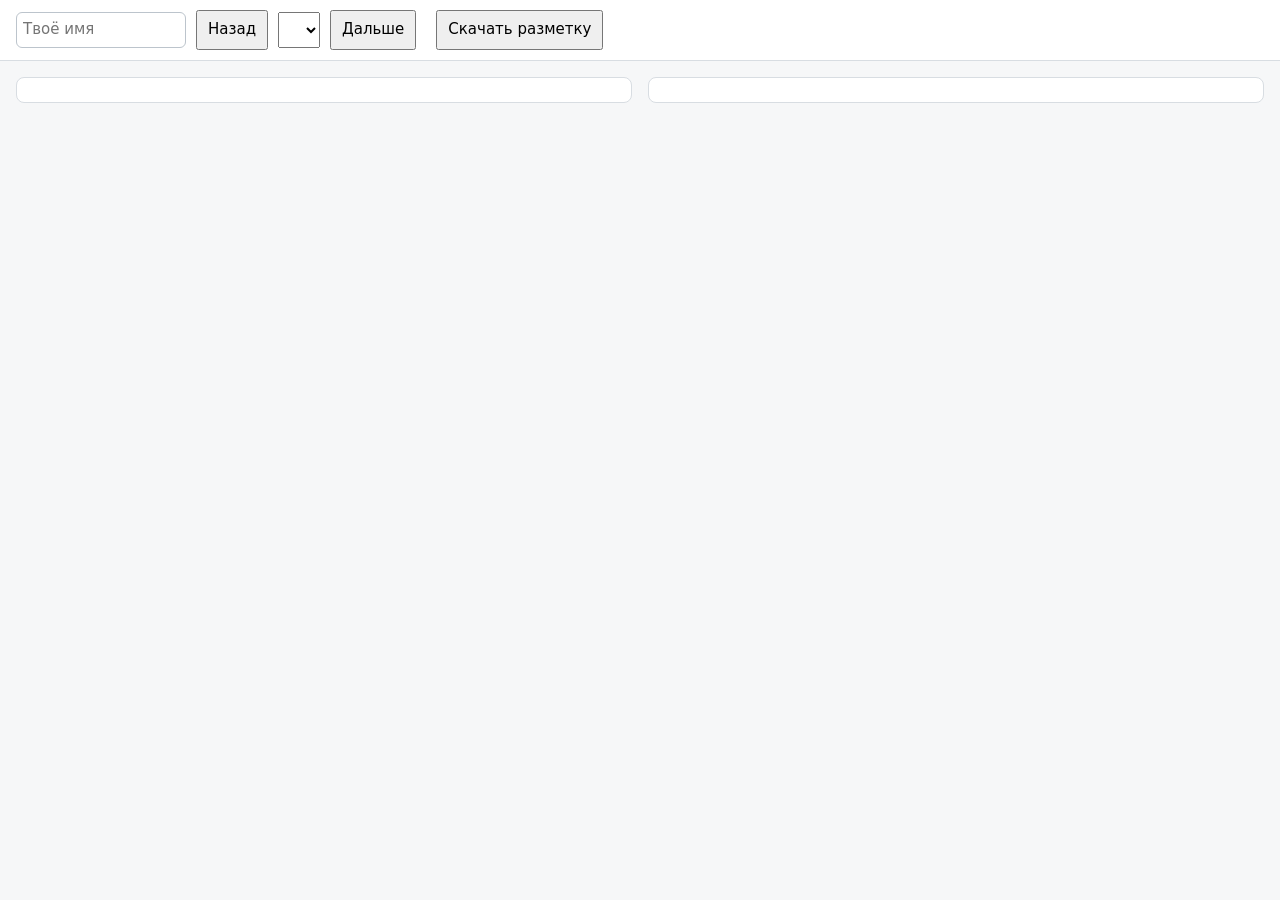
<file: eval/labeling_template.html>
<!doctype html><html lang="ru"><head><meta charset="utf-8"><meta name="viewport" content="width=device-width,initial-scale=1">
<title>Разметка CQA</title><style>
body{margin:0;font:15px/1.45 system-ui,sans-serif;background:#f6f7f8;color:#1c2024}
header{position:sticky;top:0;z-index:2;background:#fff;border-bottom:1px solid #d8dde2;padding:10px 16px;display:flex;gap:10px;align-items:center;flex-wrap:wrap}
main{display:grid;grid-template-columns:1fr 1fr;gap:16px;padding:16px}
section{background:#fff;border:1px solid #d8dde2;border-radius:8px;padding:12px;min-width:0}
#chat{max-height:calc(100vh - 110px);overflow:auto}.t{padding:6px 8px;margin:4px 0;border-radius:6px;background:#eef1f4}
.t.operator{background:#dcebff}.t.client{background:#fff4d6}.t.system{background:#eee;color:#555;font-size:13px}
.m{font-size:12px;color:#5b6570}.c{border-top:1px solid #e3e6ea;padding:10px 0}.c h3{margin:0 0 4px;font-size:15px}
.r{font-size:13px;color:#4a535c;white-space:pre-line}.o label{display:inline-block;margin:4px 12px 4px 0}
input[type=text],textarea{width:100%;box-sizing:border-box;padding:6px;border:1px solid #bcc4cc;border-radius:6px;font:inherit}
button,select{padding:7px 10px;font:inherit}#who{width:170px}#st{font-weight:600}
@media(max-width:800px){main{grid-template-columns:1fr}#chat{max-height:none}}
</style></head><body><header>
<input id="who" type="text" placeholder="Твоё имя" aria-label="Имя разметчика">
<button id="prev">Назад</button><select id="pick" aria-label="Диалог"></select><button id="next">Дальше</button>
<span id="st"></span><button id="export">Скачать разметку</button></header>
<main><section id="chat"></section><section id="form"></section></main>
<script id="d" type="application/json">__DATA__</script><script>
const {checklist,dialogs}=JSON.parse(document.getElementById('d').textContent),KEY='cqa-labels-v1';
let S={who:'',labels:{}},cur=0;try{S=JSON.parse(localStorage.getItem(KEY))||S}catch(e){}
const $=id=>document.getElementById(id),save=()=>{try{localStorage.setItem(KEY,JSON.stringify(S))}catch(e){}status()};
const opts=c=>[...(c.type==='scale'?c.scale.map(s=>[String(s.value),s.value+' — '+s.label]):[['yes','Да'],['no','Нет']]),...(c.na_allowed?[['na','N/A']]:[])];
const done=id=>checklist.criteria.every(c=>S.labels[id]?.[c.id]?.answer!==undefined);
function status(){$('st').textContent=`Готово ${dialogs.filter(d=>done(d.conversation_id)).length} из ${dialogs.length}`;
 [...$('pick').options].forEach((o,i)=>o.textContent=(done(dialogs[i].conversation_id)?'✓ ':'')+dialogs[i].conversation_id)}
function render(){const d=dialogs[cur],id=d.conversation_id;$('pick').value=cur;$('chat').replaceChildren();
 const h=document.createElement('p');h.className='m';h.textContent=`${id} · ${d.channel} · ${d.language}`;$('chat').append(h);
 d.transcript.forEach((t,i)=>{const e=document.createElement('div');e.className='t '+t.speaker;const m=document.createElement('div');m.className='m';
  m.textContent=`[${i}] ${t.timestamp} · ${t.speaker}`;const x=document.createElement('div');x.textContent=t.text;e.append(m,x);$('chat').append(e)});
 $('chat').scrollTop=0;$('form').replaceChildren();
 checklist.criteria.forEach(c=>{const b=document.createElement('div');b.className='c';const t=document.createElement('h3');t.textContent=`${c.id.slice(1)}. ${c.title}`;
  const r=document.createElement('div');r.className='r';r.textContent=c.rule+(c.na_rule?'\nN/A: '+c.na_rule:'');const o=document.createElement('div');o.className='o';
  const L=(S.labels[id]??={})[c.id]??={};opts(c).forEach(([v,txt])=>{const l=document.createElement('label'),i=document.createElement('input');i.type='radio';i.name=c.id;i.value=v;i.checked=L.answer===v;
   i.onchange=()=>{L.answer=v;save()};l.append(i,' '+txt);o.append(l)});
  const n=document.createElement('input');n.type='text';n.placeholder='Номер реплики и комментарий, если спорно';n.setAttribute('aria-label','Комментарий: '+c.title);n.value=L.note||'';n.oninput=()=>{L.note=n.value;save()};
  b.append(t,r,o,n);$('form').append(b)});status()}
dialogs.forEach((d,i)=>$('pick').add(new Option(d.conversation_id,i)));$('who').value=S.who;$('who').oninput=e=>{S.who=e.target.value;save()};
$('pick').onchange=e=>{cur=+e.target.value;render()};$('prev').onclick=()=>{cur=Math.max(0,cur-1);render()};$('next').onclick=()=>{cur=Math.min(dialogs.length-1,cur+1);render()};
$('export').onclick=()=>{const a=document.createElement('a');a.href=URL.createObjectURL(new Blob([JSON.stringify(S,null,1)],{type:'application/json'}));a.download=`gold_${S.who||'annotator'}.json`;a.click()};render();
</script></body></html>
</file>
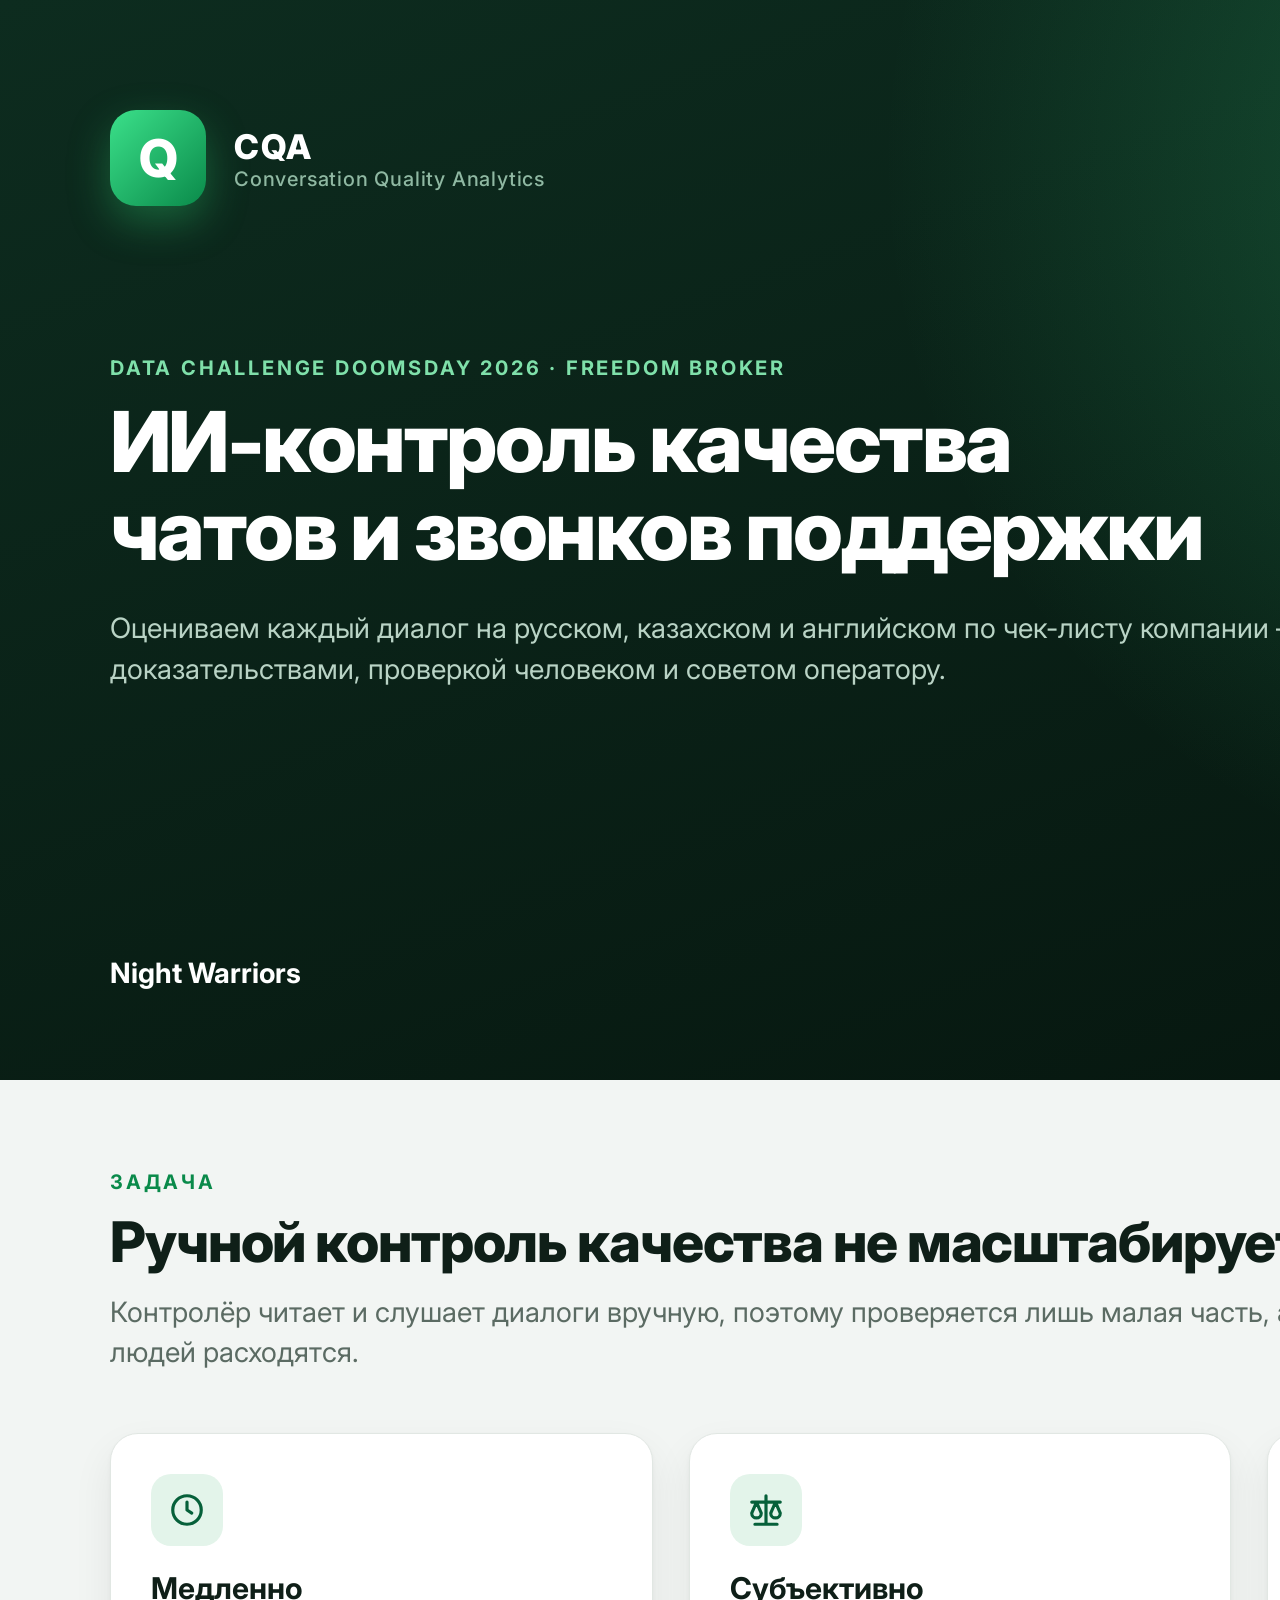
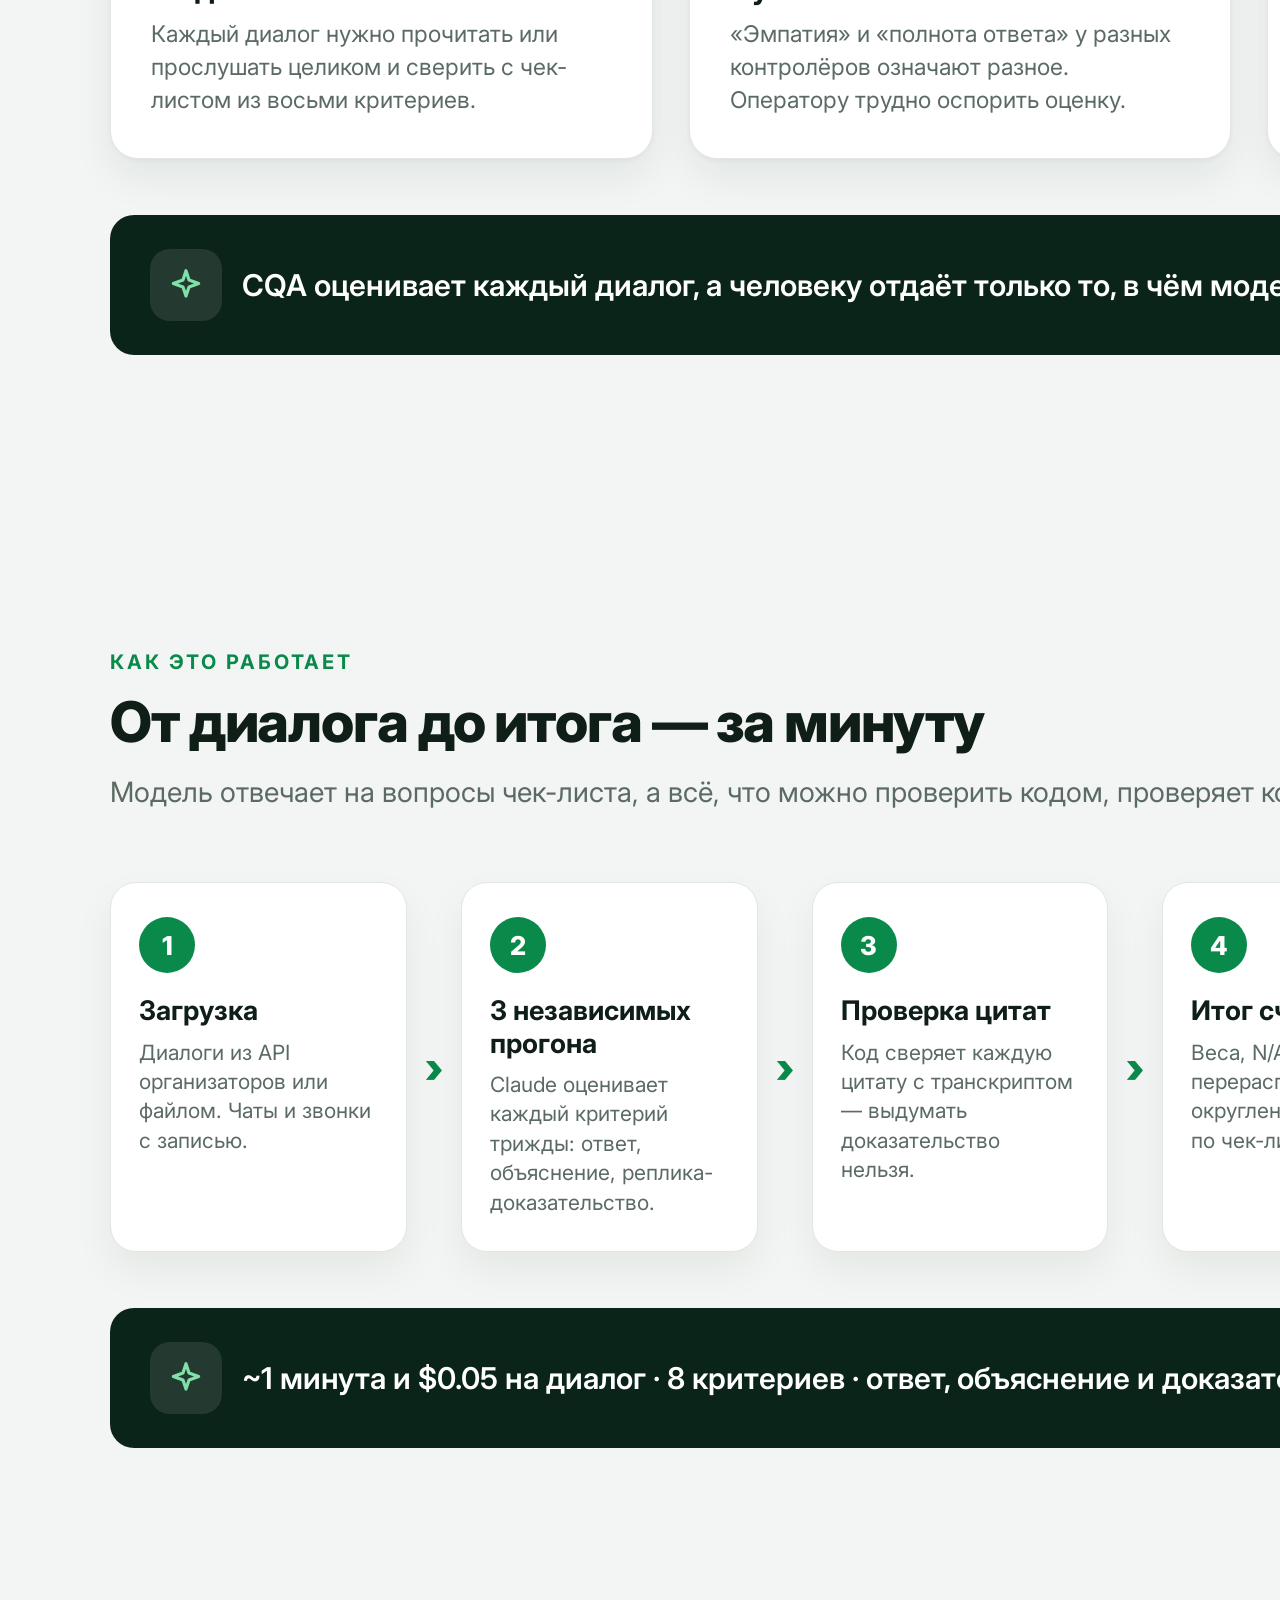
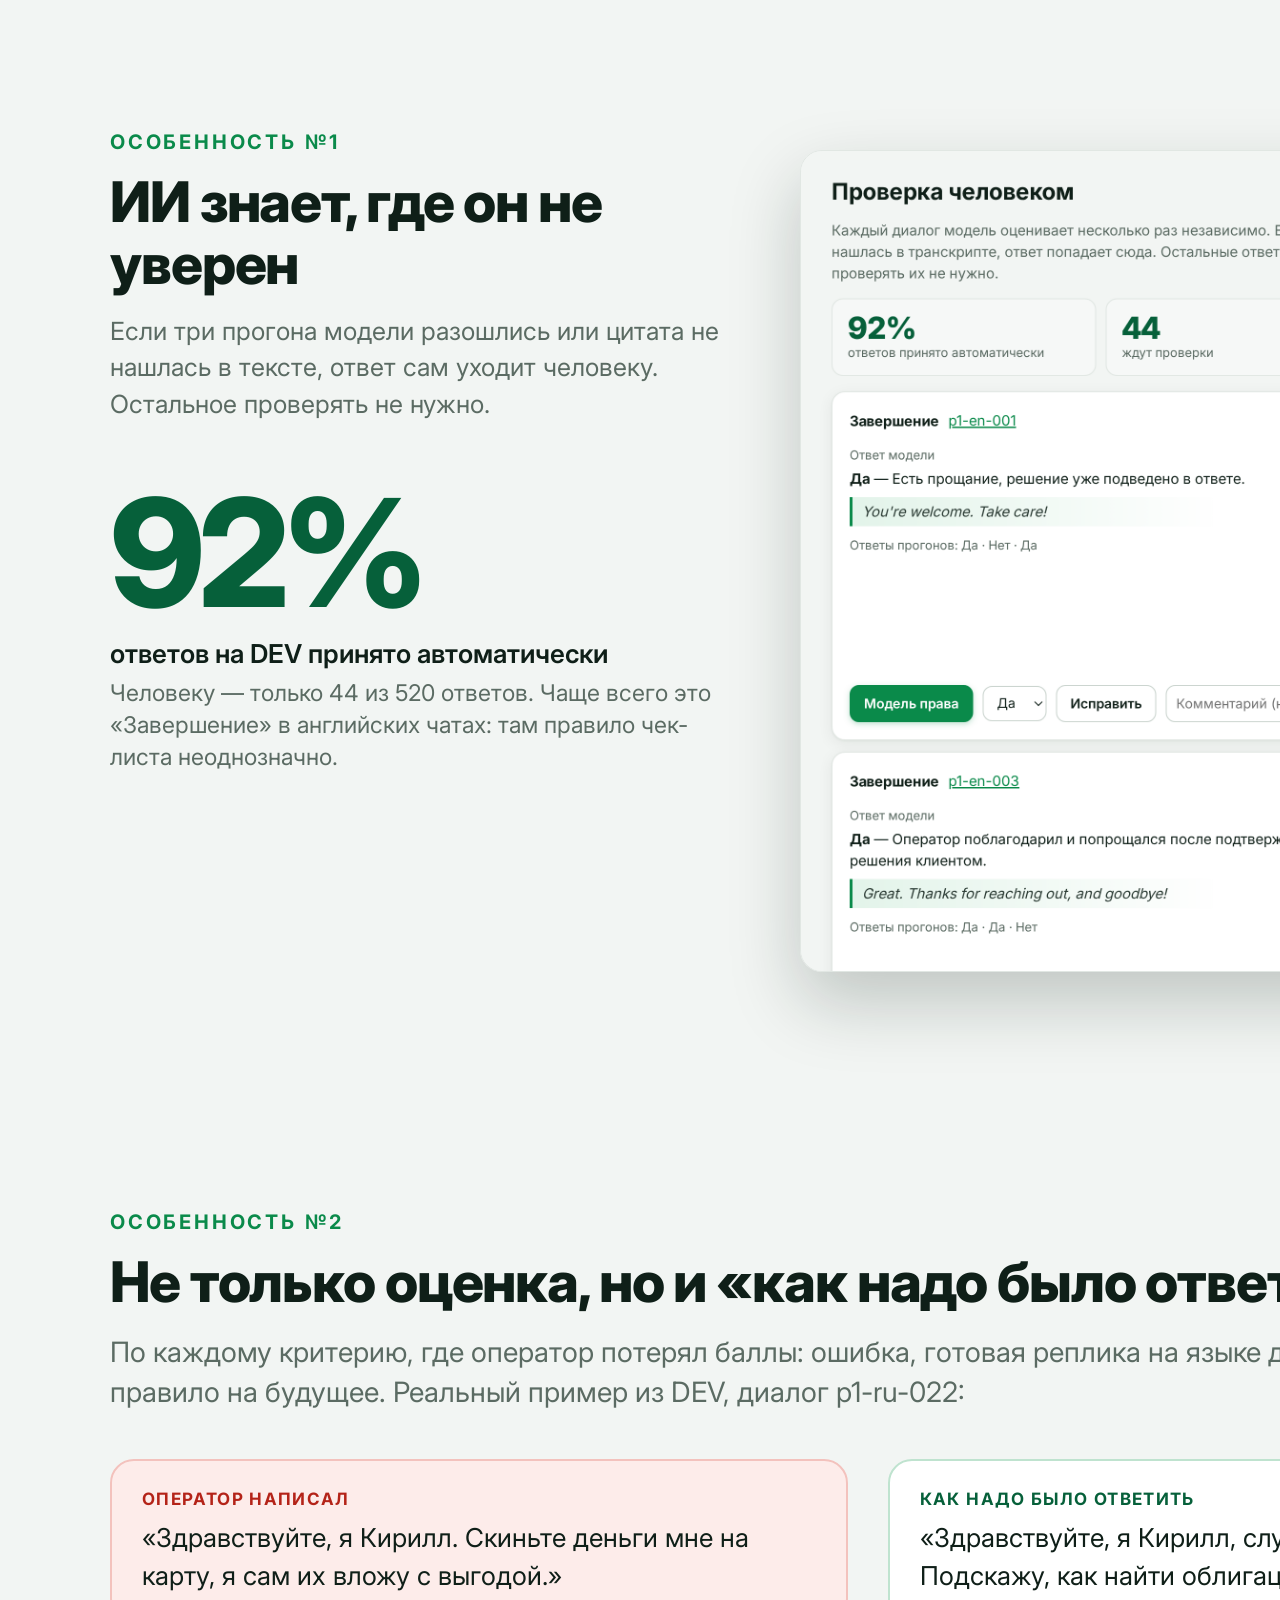
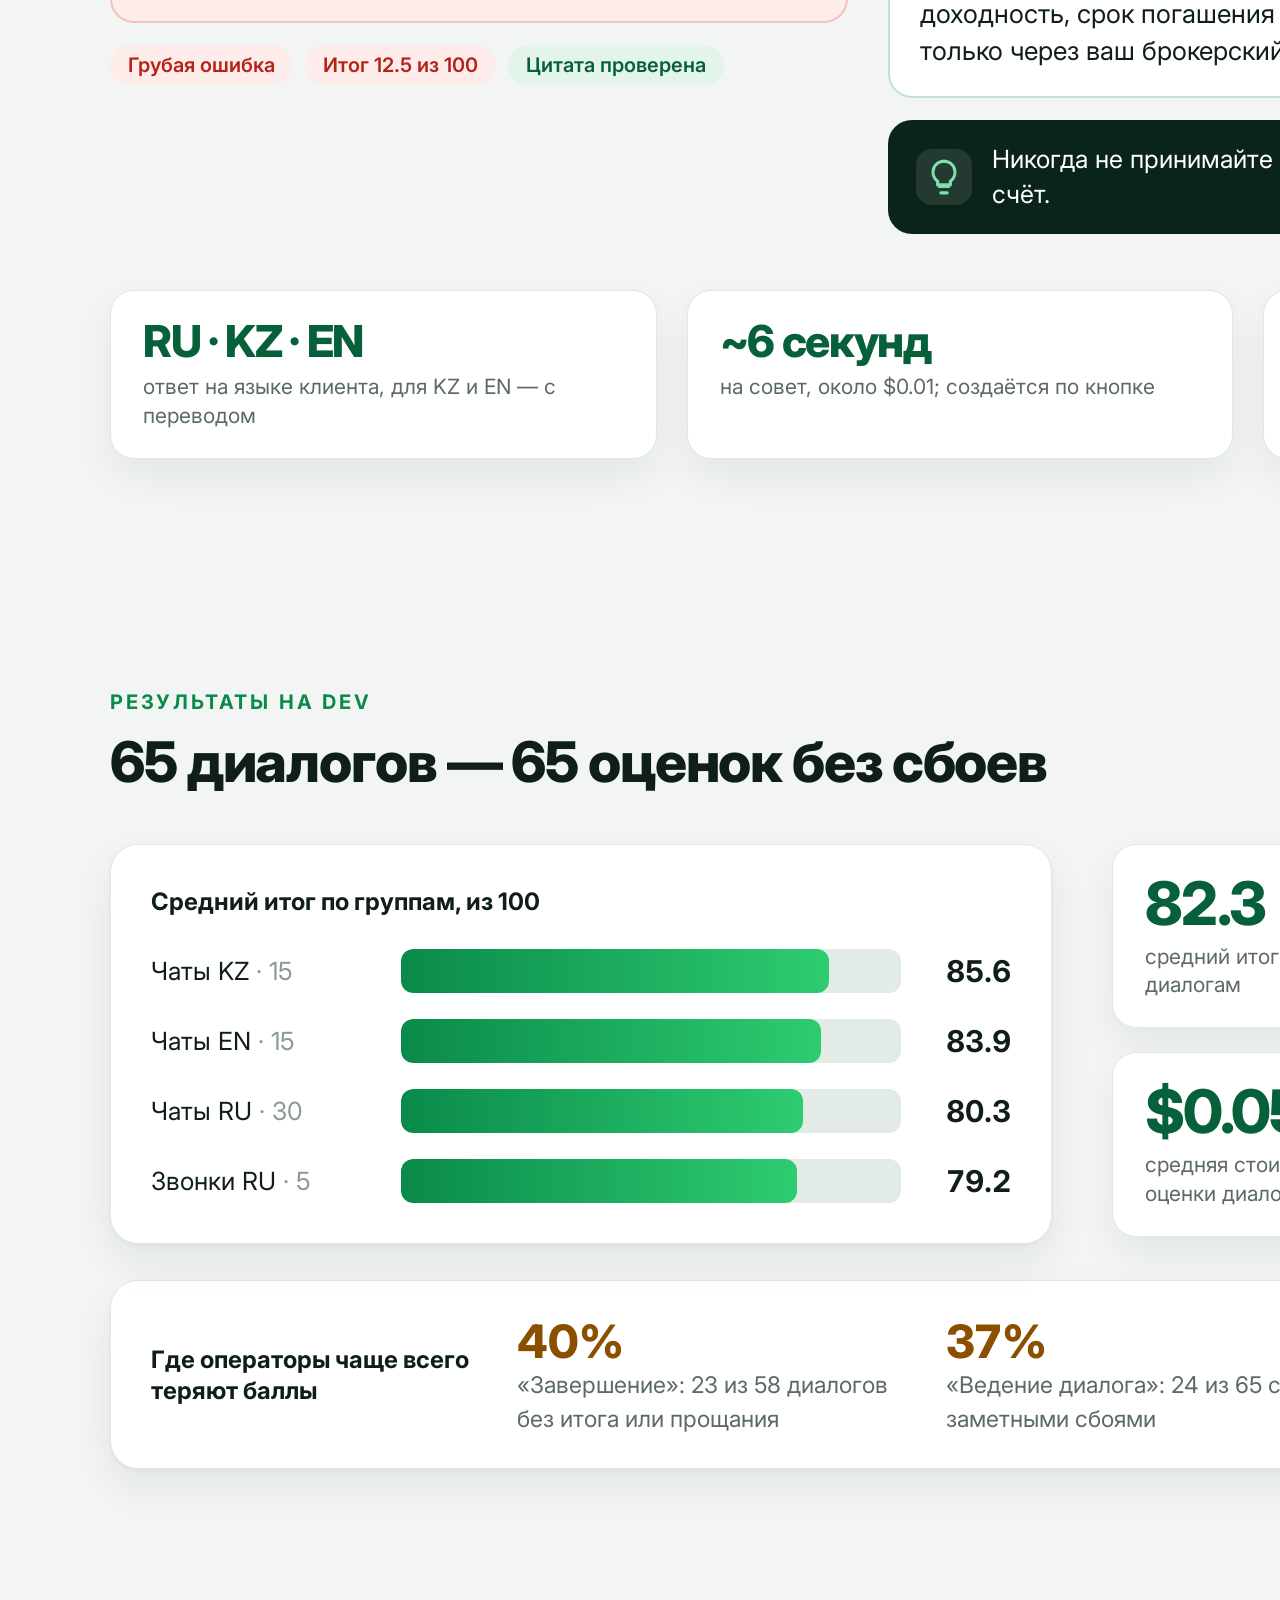
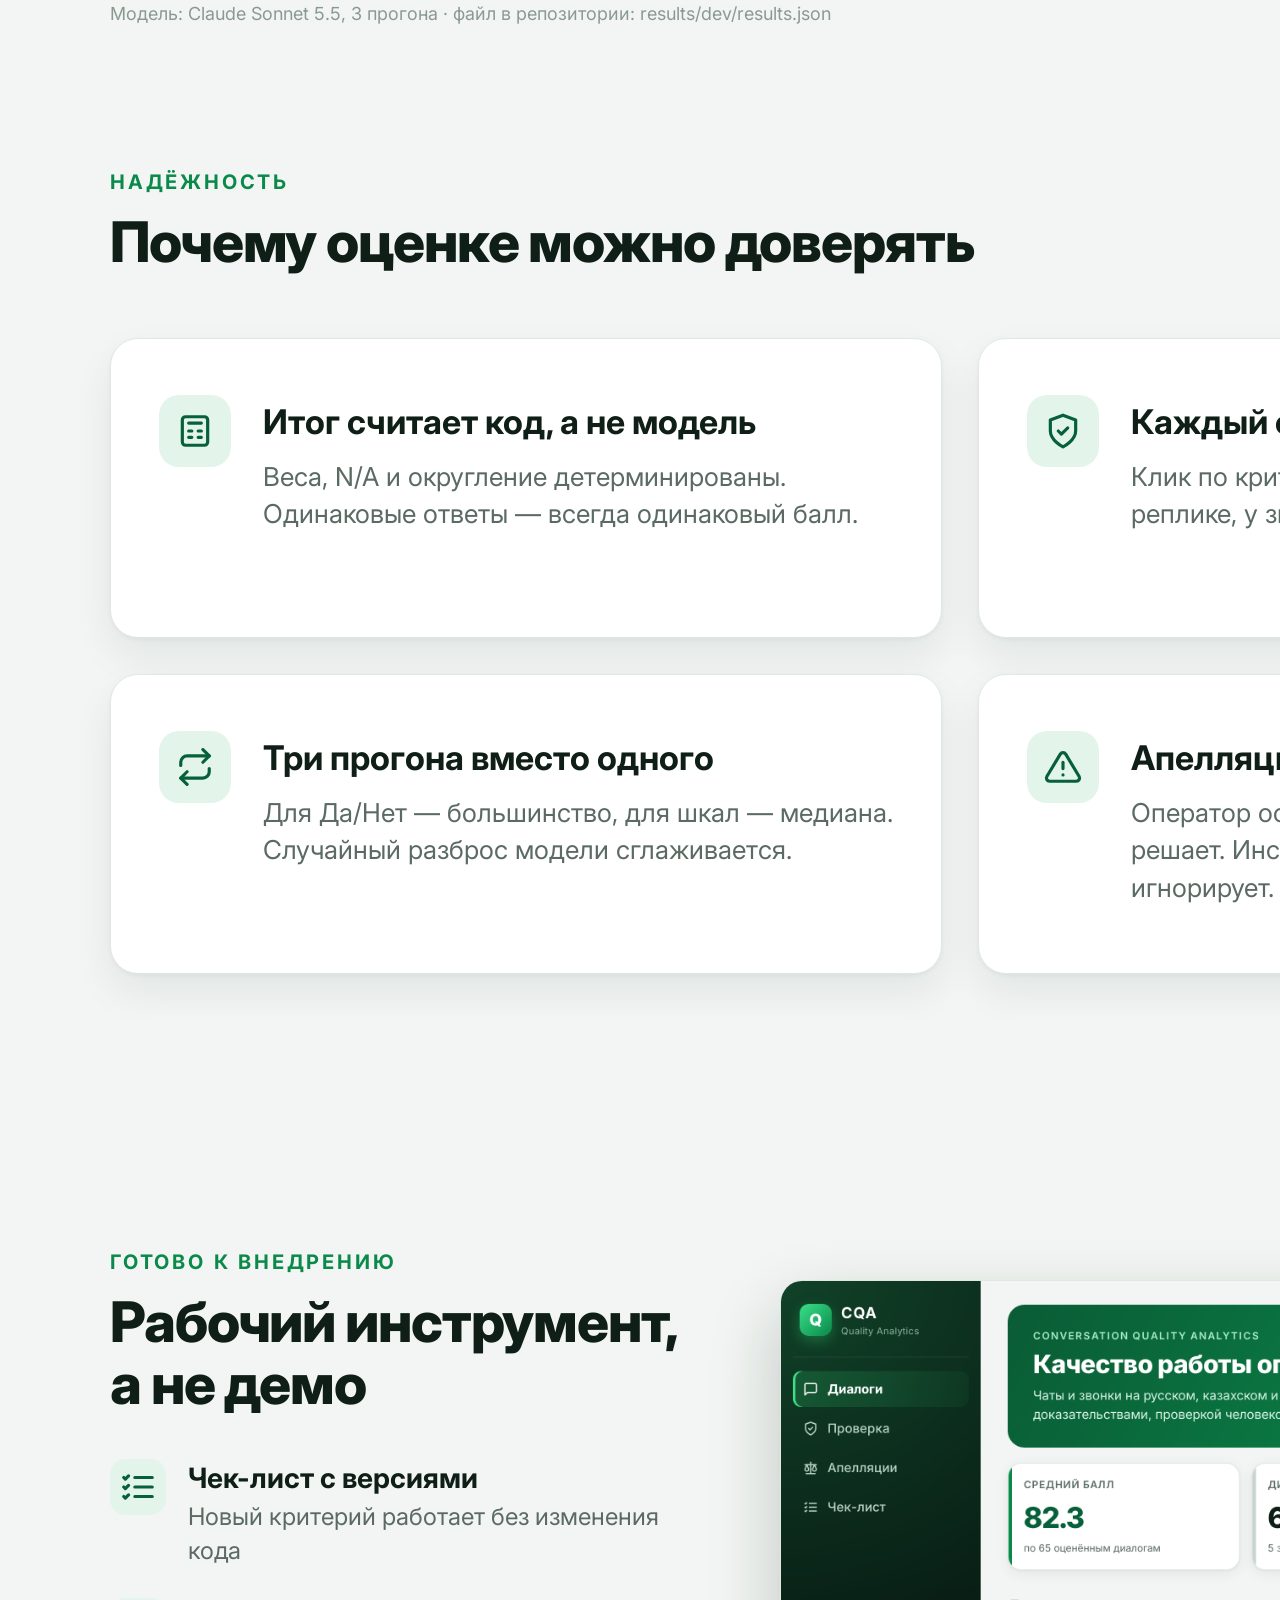
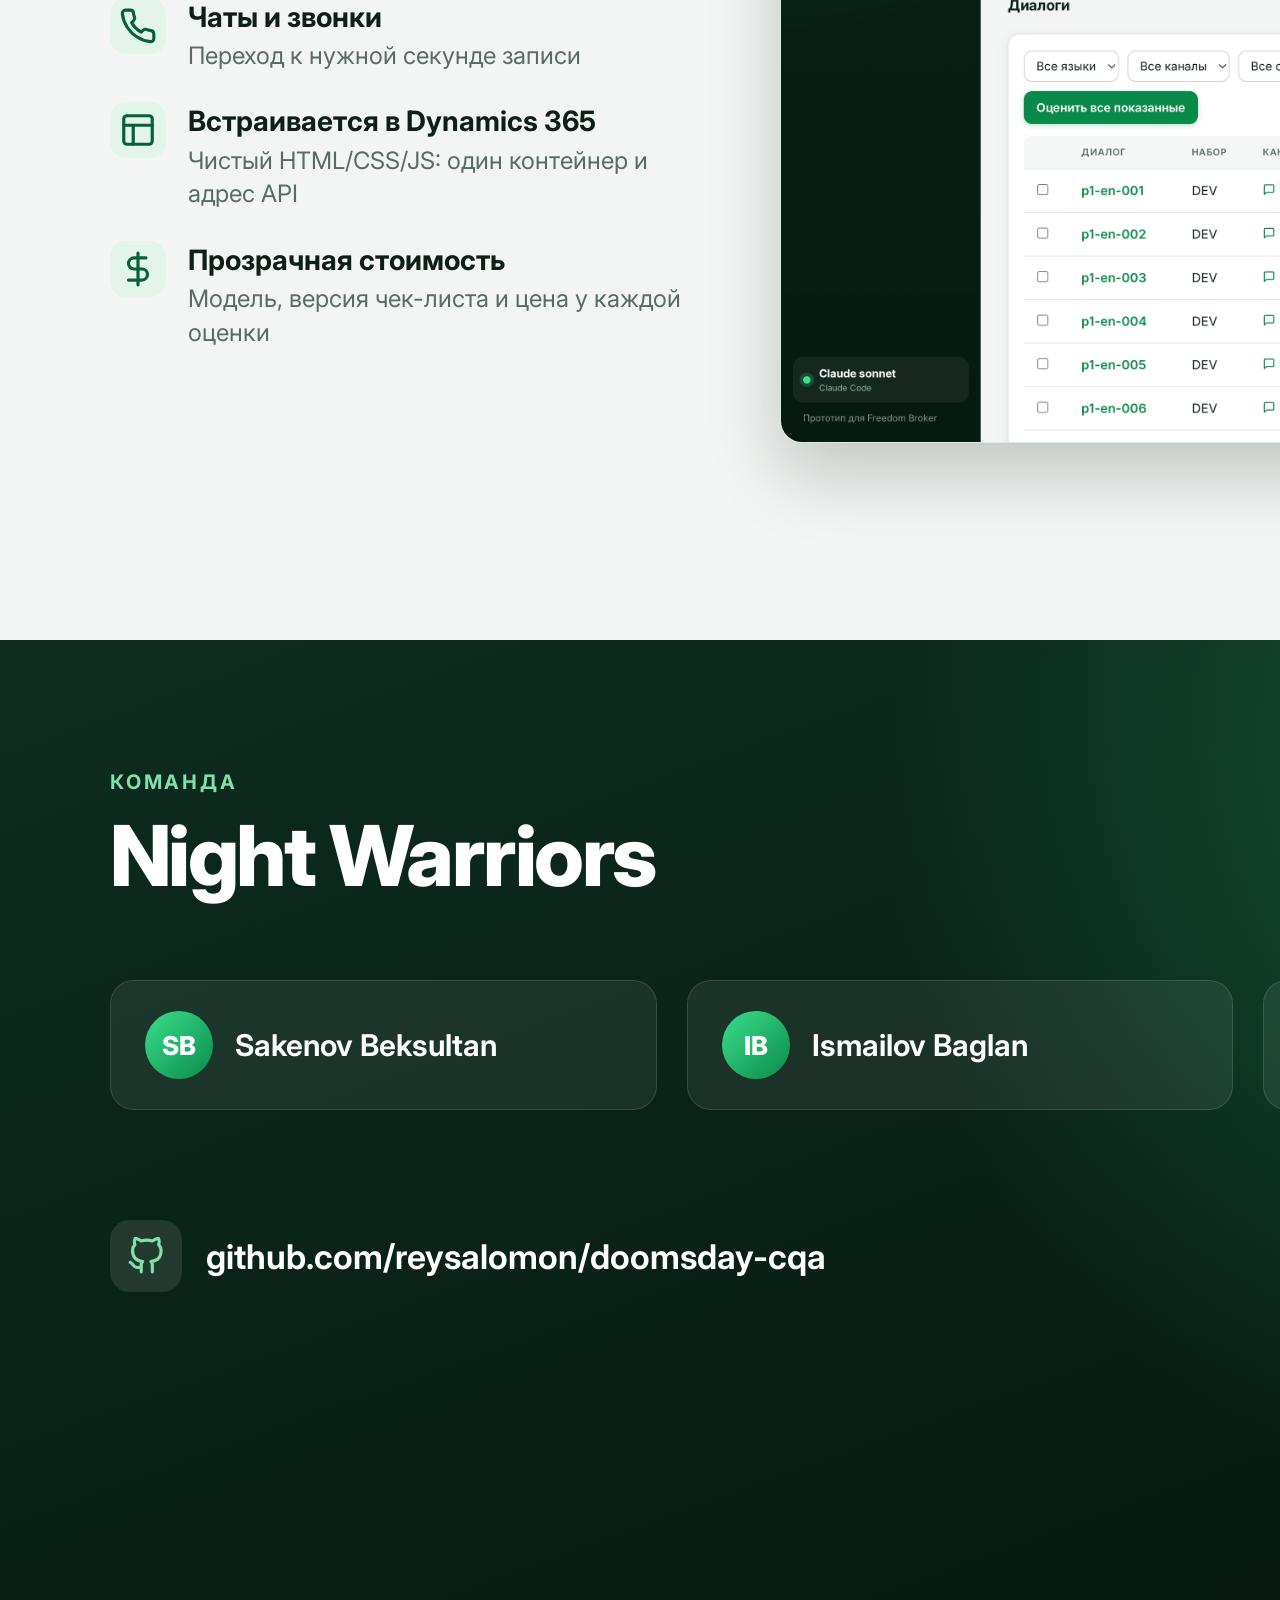
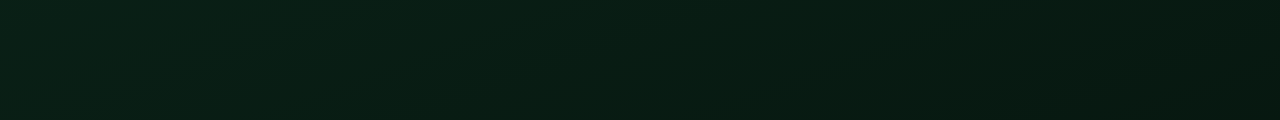
<file: docs/presentation/slides.html>
<!doctype html>
<html lang="ru">
<head>
<meta charset="utf-8">
<title>CQA · Night Warriors</title>
<link rel="stylesheet" href="https://fonts.googleapis.com/css2?family=Inter:wght@400;500;600;700;800&display=swap">
<style>
@page{size:1920px 1080px;margin:0}
:root{--night:#0b2419;--brand:#0a8a4a;--brand2:#06603a;--mint:#e3f4ea;--mint2:#bfe3cf;--ink:#0f1f18;--muted:#5b6b63;--line:#e1e7e3;--bg:#f2f5f3;--amber-soft:#fff2db;--red:#b42318;--red-soft:#fdecea}
*{box-sizing:border-box;margin:0;padding:0}
body{font-family:Inter,"Segoe UI",Arial,sans-serif;color:var(--ink);-webkit-print-color-adjust:exact;print-color-adjust:exact}
.slide{width:1920px;height:1080px;position:relative;overflow:hidden;page-break-after:always;background:#fff;padding:90px 110px}
.dark{background:radial-gradient(circle at 85% 15%,rgba(59,224,138,.28),transparent 40%),linear-gradient(160deg,#0d2c1f,#06150e);color:#fff}
.light{background:var(--bg)}
h1{font-size:84px;font-weight:800;letter-spacing:-.03em;line-height:1.05}
h2{font-size:56px;font-weight:800;letter-spacing:-.02em;line-height:1.1;margin-bottom:18px}
.lead{font-size:28px;color:var(--muted);line-height:1.45;max-width:1400px}
.dark .lead{color:#b9d3c5}
.eyebrow{font-size:20px;font-weight:700;letter-spacing:.14em;text-transform:uppercase;color:var(--brand);margin-bottom:18px}
.dark .eyebrow{color:#7fe0aa}
.num{position:absolute;right:110px;bottom:56px;font-size:18px;color:#8a9a92}
.brandline{position:absolute;left:110px;bottom:56px;font-size:18px;color:#8a9a92}
.mark{width:96px;height:96px;border-radius:26px;background:linear-gradient(135deg,#3be08a,#0a8a4a);display:grid;place-items:center;font-weight:800;font-size:52px;color:#fff;box-shadow:0 16px 40px rgba(46,204,113,.35)}
.ic{width:72px;height:72px;border-radius:20px;background:var(--mint);color:var(--brand2);display:grid;place-items:center;flex:none}
.ic svg{width:38px;height:38px}
.dark .ic,.tip .ic{background:rgba(255,255,255,.1);color:#7fe0aa}
.card{background:#fff;border:1px solid var(--line);border-radius:28px;padding:40px;box-shadow:0 2px 4px rgba(15,31,24,.04),0 18px 40px rgba(15,31,24,.07)}
.card h3{font-size:30px;font-weight:700;margin:24px 0 12px}
.card p{font-size:23px;color:var(--muted);line-height:1.45}
.grid3{display:grid;grid-template-columns:repeat(3,1fr);gap:36px;margin-top:60px}
.grid2{display:grid;grid-template-columns:1fr 1fr;gap:30px;margin-top:50px}
.shot{border-radius:22px;box-shadow:0 30px 70px rgba(15,31,24,.22);border:1px solid var(--line);display:block}
.big{font-size:150px;font-weight:800;letter-spacing:-.05em;line-height:1;color:var(--brand2)}
.tag{display:inline-block;padding:8px 18px;border-radius:99px;font-size:20px;font-weight:600}
.tag.ok{background:var(--mint);color:var(--brand2)}.tag.bad{background:var(--red-soft);color:var(--red)}
ul.clean{list-style:none}ul.clean li{display:flex;gap:22px;align-items:flex-start;font-size:24px;line-height:1.4;margin-bottom:30px}
ul.clean li b{display:block;font-size:28px;margin-bottom:2px}
ul.clean li span.t{color:var(--muted)}
.flow{display:flex;gap:18px;margin-top:70px;align-items:stretch}
.step{flex:1;background:#fff;border:1px solid var(--line);border-radius:26px;padding:34px 28px;box-shadow:0 18px 40px rgba(15,31,24,.06)}
.step .n{width:56px;height:56px;border-radius:50%;background:var(--brand);color:#fff;font-weight:800;font-size:26px;display:grid;place-items:center;margin-bottom:22px}
.step h4{font-size:27px;font-weight:700;margin-bottom:10px;line-height:1.2}
.step p{font-size:21px;color:var(--muted);line-height:1.4}
.step.hl{background:var(--night);color:#fff;border-color:var(--night)}.step.hl p{color:#b9d3c5}.step.hl .n{background:#3be08a;color:var(--night)}
.arrow{align-self:center;color:var(--brand);font-size:44px;font-weight:800}
.bubble{border-radius:24px;padding:26px 30px;font-size:26px;line-height:1.45}
.who{font-size:17px;font-weight:700;letter-spacing:.08em;text-transform:uppercase;margin-bottom:8px}
.bad-b{background:var(--red-soft);border:2px solid #f3c2bd}.bad-b .who{color:var(--red)}
.good-b{background:#fff;border:2px solid var(--mint2)}.good-b .who{color:var(--brand2)}
.tip{background:var(--night);color:#fff;border-radius:24px;padding:22px 28px;font-size:25px;line-height:1.4;display:flex;gap:20px;align-items:center}
.bars{display:grid;gap:26px}
.bar{display:grid;grid-template-columns:230px 1fr 90px;align-items:center;gap:20px;font-size:25px}
.track{height:44px;background:#e3ebe6;border-radius:12px;overflow:hidden}
.fill{height:100%;background:linear-gradient(90deg,#0a8a4a,#2ecc71);border-radius:12px}
.bar b{font-size:30px;font-variant-numeric:tabular-nums;text-align:right}
.stat{background:#fff;border:1px solid var(--line);border-radius:24px;padding:28px 32px;box-shadow:0 18px 40px rgba(15,31,24,.06)}
.stat .v{font-size:60px;font-weight:800;letter-spacing:-.03em;color:var(--brand2);line-height:1}
.stat .v.r{color:var(--red)}
.stat .l{font-size:21px;color:var(--muted);margin-top:10px;line-height:1.35}
.trust{display:flex;gap:32px;padding:56px 48px;min-height:300px}.trust h3{font-size:34px;margin:6px 0 16px!important}.trust p{font-size:26px}
.member{background:rgba(255,255,255,.07);border:1px solid rgba(255,255,255,.12);border-radius:24px;padding:30px 34px;display:flex;gap:22px;align-items:center;font-size:30px;font-weight:650}
.av{width:68px;height:68px;border-radius:50%;background:linear-gradient(135deg,#3be08a,#0a8a4a);display:grid;place-items:center;font-weight:800;font-size:26px;flex:none}
</style>
</head>
<body>

<section class="slide dark">
  <div style="display:flex;align-items:center;gap:28px;margin-top:20px">
    <div class="mark">Q</div>
    <div style="font-size:34px;font-weight:800;letter-spacing:.06em">CQA<div style="font-size:20px;font-weight:500;color:#8fb8a2;letter-spacing:.04em">Conversation Quality Analytics</div></div>
  </div>
  <div style="margin-top:150px">
    <div class="eyebrow">Data Challenge Doomsday 2026 · Freedom Broker</div>
    <h1>ИИ-контроль качества<br>чатов и звонков поддержки</h1>
    <p class="lead" style="margin-top:34px">Оцениваем каждый диалог на русском, казахском и английском по чек-листу компании — с доказательствами, проверкой человеком и советом оператору.</p>
  </div>
  <div style="position:absolute;left:110px;bottom:90px;font-size:28px;font-weight:700">Night Warriors</div>
  <div style="position:absolute;right:110px;bottom:90px;display:flex;gap:14px">
    <span class="tag" style="background:rgba(255,255,255,.1);color:#fff">RU</span><span class="tag" style="background:rgba(255,255,255,.1);color:#fff">KZ</span><span class="tag" style="background:rgba(255,255,255,.1);color:#fff">EN</span>
  </div>
</section>

<section class="slide light">
  <div class="eyebrow">Задача</div>
  <h2>Ручной контроль качества не масштабируется</h2>
  <p class="lead">Контролёр читает и слушает диалоги вручную, поэтому проверяется лишь малая часть, а оценки разных людей расходятся.</p>
  <div class="grid3">
    <div class="card"><div class="ic"><svg viewBox="0 0 24 24" fill="none" stroke="currentColor" stroke-width="2" stroke-linecap="round" stroke-linejoin="round"><circle cx="12" cy="12" r="9"/><path d="M12 7v5l3 2"/></svg></div>
      <h3>Медленно</h3><p>Каждый диалог нужно прочитать или прослушать целиком и сверить с чек-листом из восьми критериев.</p></div>
    <div class="card"><div class="ic"><svg viewBox="0 0 24 24" fill="none" stroke="currentColor" stroke-width="2" stroke-linecap="round" stroke-linejoin="round"><path d="M12 3v18M5 21h14M3 7h18M6 7l-3 7a3 3 0 0 0 6 0zM18 7l-3 7a3 3 0 0 0 6 0z"/></svg></div>
      <h3>Субъективно</h3><p>«Эмпатия» и «полнота ответа» у разных контролёров означают разное. Оператору трудно оспорить оценку.</p></div>
    <div class="card"><div class="ic"><svg viewBox="0 0 24 24" fill="none" stroke="currentColor" stroke-width="2" stroke-linecap="round" stroke-linejoin="round"><circle cx="12" cy="12" r="9"/><path d="M3 12h18M12 3a14 14 0 0 1 0 18M12 3a14 14 0 0 0 0 18"/></svg></div>
      <h3>Три языка и звонки</h3><p>Чаты и записи звонков на русском, казахском и английском, с ошибками распознавания речи.</p></div>
  </div>
  <div class="tip" style="margin-top:56px;padding:34px 40px;font-size:30px;font-weight:600"><div class="ic"><svg viewBox="0 0 24 24" fill="none" stroke="currentColor" stroke-width="2" stroke-linecap="round" stroke-linejoin="round"><path d="M12 3l1.9 5.8L20 11l-6.1 2.2L12 19l-1.9-5.8L4 11l6.1-2.2z"/></svg></div>CQA оценивает каждый диалог, а человеку отдаёт только то, в чём модель не уверена.</div>
  <div class="num">2</div>
</section>

<section class="slide light">
  <div class="eyebrow">Как это работает</div>
  <h2>От диалога до итога — за минуту</h2>
  <p class="lead">Модель отвечает на вопросы чек-листа, а всё, что можно проверить кодом, проверяет код.</p>
  <div class="flow">
    <div class="step"><div class="n">1</div><h4>Загрузка</h4><p>Диалоги из API организаторов или файлом. Чаты и звонки с записью.</p></div>
    <div class="arrow">›</div>
    <div class="step"><div class="n">2</div><h4>3 независимых прогона</h4><p>Claude оценивает каждый критерий трижды: ответ, объяснение, реплика-доказательство.</p></div>
    <div class="arrow">›</div>
    <div class="step"><div class="n">3</div><h4>Проверка цитат</h4><p>Код сверяет каждую цитату с транскриптом — выдумать доказательство нельзя.</p></div>
    <div class="arrow">›</div>
    <div class="step"><div class="n">4</div><h4>Итог считает код</h4><p>Веса, N/A с перераспределением, округление — строго по чек-листу.</p></div>
    <div class="arrow">›</div>
    <div class="step hl"><div class="n">5</div><h4>Спорное — человеку</h4><p>Неуверенные ответы уходят в очередь проверки, остальные принимаются сразу.</p></div>
  </div>
  <div class="tip" style="margin-top:56px;padding:34px 40px;font-size:30px;font-weight:600"><div class="ic"><svg viewBox="0 0 24 24" fill="none" stroke="currentColor" stroke-width="2" stroke-linecap="round" stroke-linejoin="round"><path d="M12 3l1.9 5.8L20 11l-6.1 2.2L12 19l-1.9-5.8L4 11l6.1-2.2z"/></svg></div>~1 минута и $0.05 на диалог · 8 критериев · ответ, объяснение и доказательство по каждому</div>
  <div class="num">3</div>
</section>

<section class="slide light" style="padding-right:0">
  <div style="display:grid;grid-template-columns:620px 1fr;gap:70px;height:100%">
    <div>
      <div class="eyebrow">Особенность №1</div>
      <h2>ИИ знает, где он не уверен</h2>
      <p class="lead" style="font-size:25px">Если три прогона модели разошлись или цитата не нашлась в тексте, ответ сам уходит человеку. Остальное проверять не нужно.</p>
      <div style="margin-top:56px" class="big">92%</div>
      <p style="font-size:26px;margin-top:10px;font-weight:600">ответов на DEV принято автоматически</p>
      <p style="font-size:23px;color:var(--muted);margin-top:8px;line-height:1.4">Человеку — только 44 из 520 ответов. Чаще всего это «Завершение» в английских чатах: там правило чек-листа неоднозначно.</p>
    </div>
    <div style="padding-top:20px"><img class="shot" src="review_c.png" style="width:1150px"></div>
  </div>
  <div class="num">4</div>
</section>

<section class="slide light">
  <div class="eyebrow">Особенность №2</div>
  <h2>Не только оценка, но и «как надо было ответить»</h2>
  <p class="lead">По каждому критерию, где оператор потерял баллы: ошибка, готовая реплика на языке диалога и правило на будущее. Реальный пример из DEV, диалог p1-ru-022:</p>
  <div style="display:grid;grid-template-columns:1fr 1.25fr;gap:40px;margin-top:46px;align-items:start">
    <div>
      <div class="bubble bad-b"><div class="who">Оператор написал</div>«Здравствуйте, я Кирилл. Скиньте деньги мне на карту, я сам их вложу с выгодой.»</div>
      <div style="margin-top:22px;display:flex;gap:12px;flex-wrap:wrap"><span class="tag bad">Грубая ошибка</span><span class="tag bad">Итог 12.5 из 100</span><span class="tag ok">Цитата проверена</span></div>
    </div>
    <div>
      <div class="bubble good-b"><div class="who">Как надо было ответить</div>«Здравствуйте, я Кирилл, служба поддержки Freedom Broker. Подскажу, как найти облигации в приложении и где посмотреть их доходность, срок погашения и купон. Все операции проводятся только через ваш брокерский счёт в компании.»</div>
      <div class="tip" style="margin-top:22px"><div class="ic" style="width:56px;height:56px;border-radius:16px"><svg viewBox="0 0 24 24" fill="none" stroke="currentColor" stroke-width="2" stroke-linecap="round" stroke-linejoin="round"><path d="M9 18h6M10 22h4M12 2a7 7 0 0 0-4 12.7V17h8v-2.3A7 7 0 0 0 12 2z"/></svg></div>Никогда не принимайте деньги лично: все операции только через счёт.</div>
    </div>
  </div>
  <div style="display:grid;grid-template-columns:repeat(3,1fr);gap:30px;margin-top:56px">
    <div class="stat"><div class="v" style="font-size:44px">RU · KZ · EN</div><div class="l">ответ на языке клиента, для KZ и EN — с переводом</div></div>
    <div class="stat"><div class="v" style="font-size:44px">~6 секунд</div><div class="l">на совет, около $0.01; создаётся по кнопке</div></div>
    <div class="stat"><div class="v" style="font-size:44px">0 баллов</div><div class="l">влияния на оценку: совет создаётся после неё</div></div>
  </div>
  <div class="num">5</div>
</section>

<section class="slide light">
  <div class="eyebrow">Результаты на DEV</div>
  <h2>65 диалогов — 65 оценок без сбоев</h2>
  <div style="display:grid;grid-template-columns:1.35fr 1fr;gap:60px;margin-top:50px">
    <div class="card">
      <p style="font-size:24px;font-weight:700;color:var(--ink);margin-bottom:30px">Средний итог по группам, из 100</p>
      <div class="bars">
        <div class="bar"><span>Чаты KZ <span style="color:#8a9a92">· 15</span></span><div class="track"><div class="fill" style="width:85.6%"></div></div><b>85.6</b></div>
        <div class="bar"><span>Чаты EN <span style="color:#8a9a92">· 15</span></span><div class="track"><div class="fill" style="width:83.9%"></div></div><b>83.9</b></div>
        <div class="bar"><span>Чаты RU <span style="color:#8a9a92">· 30</span></span><div class="track"><div class="fill" style="width:80.3%"></div></div><b>80.3</b></div>
        <div class="bar"><span>Звонки RU <span style="color:#8a9a92">· 5</span></span><div class="track"><div class="fill" style="width:79.2%"></div></div><b>79.2</b></div>
      </div>
    </div>
    <div style="display:grid;grid-template-columns:1fr 1fr;gap:24px;align-content:start">
      <div class="stat"><div class="v">82.3</div><div class="l">средний итог по всем 65 диалогам</div></div>
      <div class="stat"><div class="v r">5</div><div class="l">диалогов с грубой ошибкой найдено</div></div>
      <div class="stat"><div class="v">$0.05</div><div class="l">средняя стоимость оценки диалога</div></div>
      <div class="stat"><div class="v">8 / 8</div><div class="l">критериев чек-листа с доказательством</div></div>
    </div>
  </div>
  <div class="card" style="margin-top:36px;padding:32px 40px;display:grid;grid-template-columns:330px repeat(3,1fr);gap:36px;align-items:center">
    <p style="font-size:24px;font-weight:700;color:var(--ink);line-height:1.3">Где операторы чаще всего теряют баллы</p>
    <div><div style="font-size:46px;font-weight:800;color:#8a5000">40%</div><p>«Завершение»: 23 из 58 диалогов без итога или прощания</p></div>
    <div><div style="font-size:46px;font-weight:800;color:#8a5000">37%</div><p>«Ведение диалога»: 24 из 65 с заметными сбоями</p></div>
    <div><div style="font-size:46px;font-weight:800;color:#8a5000">31%</div><p>«Консультация»: 20 из 64 — ответ неполный</p></div>
  </div>
  <div class="brandline">Модель: Claude Sonnet 5.5, 3 прогона · файл в репозитории: results/dev/results.json</div>
  <div class="num">6</div>
</section>

<section class="slide light">
  <div class="eyebrow">Надёжность</div>
  <h2>Почему оценке можно доверять</h2>
  <div class="grid2" style="margin-top:64px;gap:36px">
    <div class="card trust"><div class="ic"><svg viewBox="0 0 24 24" fill="none" stroke="currentColor" stroke-width="2" stroke-linecap="round" stroke-linejoin="round"><rect x="4" y="3" width="16" height="18" rx="2"/><path d="M8 7h8M8 12h2M14 12h2M8 16h2M14 16h2"/></svg></div><div><h3 style="margin-top:0">Итог считает код, а не модель</h3><p>Веса, N/A и округление детерминированы. Одинаковые ответы — всегда одинаковый балл.</p></div></div>
    <div class="card trust"><div class="ic"><svg viewBox="0 0 24 24" fill="none" stroke="currentColor" stroke-width="2" stroke-linecap="round" stroke-linejoin="round"><path d="M12 22s8-4 8-10V5l-8-3-8 3v7c0 6 8 10 8 10z"/><path d="m9 12 2 2 4-4"/></svg></div><div><h3 style="margin-top:0">Каждый ответ подтверждён репликой</h3><p>Клик по критерию прокручивает транскрипт к реплике, у звонка запись играет с этого места.</p></div></div>
    <div class="card trust"><div class="ic"><svg viewBox="0 0 24 24" fill="none" stroke="currentColor" stroke-width="2" stroke-linecap="round" stroke-linejoin="round"><path d="M17 1l4 4-4 4"/><path d="M3 11V9a4 4 0 0 1 4-4h14M7 23l-4-4 4-4"/><path d="M21 13v2a4 4 0 0 1-4 4H3"/></svg></div><div><h3 style="margin-top:0">Три прогона вместо одного</h3><p>Для Да/Нет — большинство, для шкал — медиана. Случайный разброс модели сглаживается.</p></div></div>
    <div class="card trust"><div class="ic"><svg viewBox="0 0 24 24" fill="none" stroke="currentColor" stroke-width="2" stroke-linecap="round" stroke-linejoin="round"><path d="M12 9v4M12 17h.01"/><path d="M10.3 3.9 1.8 18a2 2 0 0 0 1.7 3h17a2 2 0 0 0 1.7-3L13.7 3.9a2 2 0 0 0-3.4 0z"/></svg></div><div><h3 style="margin-top:0">Апелляции и защита</h3><p>Оператор оспаривает оценку, проверяющий решает. Инструкции внутри текста диалога модель игнорирует.</p></div></div>
  </div>
  <div class="num">7</div>
</section>

<section class="slide light" style="padding-right:0">
  <div style="display:grid;grid-template-columns:600px 1fr;gap:70px">
    <div>
      <div class="eyebrow">Готово к внедрению</div>
      <h2>Рабочий инструмент, а не демо</h2>
      <ul class="clean" style="margin-top:44px">
        <li><div class="ic" style="width:56px;height:56px;border-radius:16px"><svg viewBox="0 0 24 24" fill="none" stroke="currentColor" stroke-width="2" stroke-linecap="round" stroke-linejoin="round"><path d="M10 6h11M10 12h11M10 18h11"/><path d="m3 6 1 1 2-2M3 12l1 1 2-2M3 18l1 1 2-2"/></svg></div><div><b>Чек-лист с версиями</b><span class="t">Новый критерий работает без изменения кода</span></div></li>
        <li><div class="ic" style="width:56px;height:56px;border-radius:16px"><svg viewBox="0 0 24 24" fill="none" stroke="currentColor" stroke-width="2" stroke-linecap="round" stroke-linejoin="round"><path d="M22 16.9v3a2 2 0 0 1-2.2 2 19.8 19.8 0 0 1-8.6-3.1 19.5 19.5 0 0 1-6-6A19.8 19.8 0 0 1 2.1 4.2 2 2 0 0 1 4.1 2h3a2 2 0 0 1 2 1.7c.1 1 .4 1.9.7 2.8a2 2 0 0 1-.5 2.1L8 9.9a16 16 0 0 0 6 6l1.3-1.3a2 2 0 0 1 2.1-.4c.9.3 1.8.6 2.8.7a2 2 0 0 1 1.7 2z"/></svg></div><div><b>Чаты и звонки</b><span class="t">Переход к нужной секунде записи</span></div></li>
        <li><div class="ic" style="width:56px;height:56px;border-radius:16px"><svg viewBox="0 0 24 24" fill="none" stroke="currentColor" stroke-width="2" stroke-linecap="round" stroke-linejoin="round"><rect x="3" y="3" width="18" height="18" rx="2"/><path d="M3 9h18M9 21V9"/></svg></div><div><b>Встраивается в Dynamics 365</b><span class="t">Чистый HTML/CSS/JS: один контейнер и адрес API</span></div></li>
        <li><div class="ic" style="width:56px;height:56px;border-radius:16px"><svg viewBox="0 0 24 24" fill="none" stroke="currentColor" stroke-width="2" stroke-linecap="round" stroke-linejoin="round"><path d="M12 2v20M17 5H9.5a3.5 3.5 0 0 0 0 7h5a3.5 3.5 0 0 1 0 7H6"/></svg></div><div><b>Прозрачная стоимость</b><span class="t">Модель, версия чек-листа и цена у каждой оценки</span></div></li>
      </ul>
    </div>
    <div style="padding-top:30px"><img class="shot" src="list_c.png" style="width:1220px"></div>
  </div>
  <div class="num">8</div>
</section>

<section class="slide dark">
  <div class="eyebrow" style="margin-top:40px">Команда</div>
  <h1>Night Warriors</h1>
  <div style="display:grid;grid-template-columns:repeat(3,1fr);gap:30px;margin-top:80px">
    <div class="member"><div class="av">SB</div>Sakenov Beksultan</div>
    <div class="member"><div class="av">IB</div>Ismailov Baglan</div>
    <div class="member"><div class="av">NM</div>Nasrulla Muhamedzhan</div>
  </div>
  <div style="margin-top:110px;display:flex;align-items:center;gap:24px">
    <div class="ic"><svg viewBox="0 0 24 24" fill="none" stroke="currentColor" stroke-width="2" stroke-linecap="round" stroke-linejoin="round"><path d="M9 19c-5 1.5-5-2.5-7-3m14 6v-3.9a3.4 3.4 0 0 0-.9-2.6c3.1-.4 6.4-1.5 6.4-7A5.4 5.4 0 0 0 20 4.8 5.1 5.1 0 0 0 19.9 1S18.7.6 16 2.5a13.4 13.4 0 0 0-7 0C6.3.6 5.1 1 5.1 1A5.1 5.1 0 0 0 5 4.8a5.4 5.4 0 0 0-1.5 3.7c0 5.4 3.3 6.6 6.4 7a3.4 3.4 0 0 0-.9 2.6V22"/></svg></div>
    <div style="font-size:34px;font-weight:650">github.com/reysalomon/doomsday-cqa</div>
  </div>
  <div style="position:absolute;right:110px;bottom:90px;font-size:64px;font-weight:800;color:#7fe0aa">Спасибо!</div>
</section>

</body>
</html>
</file>
